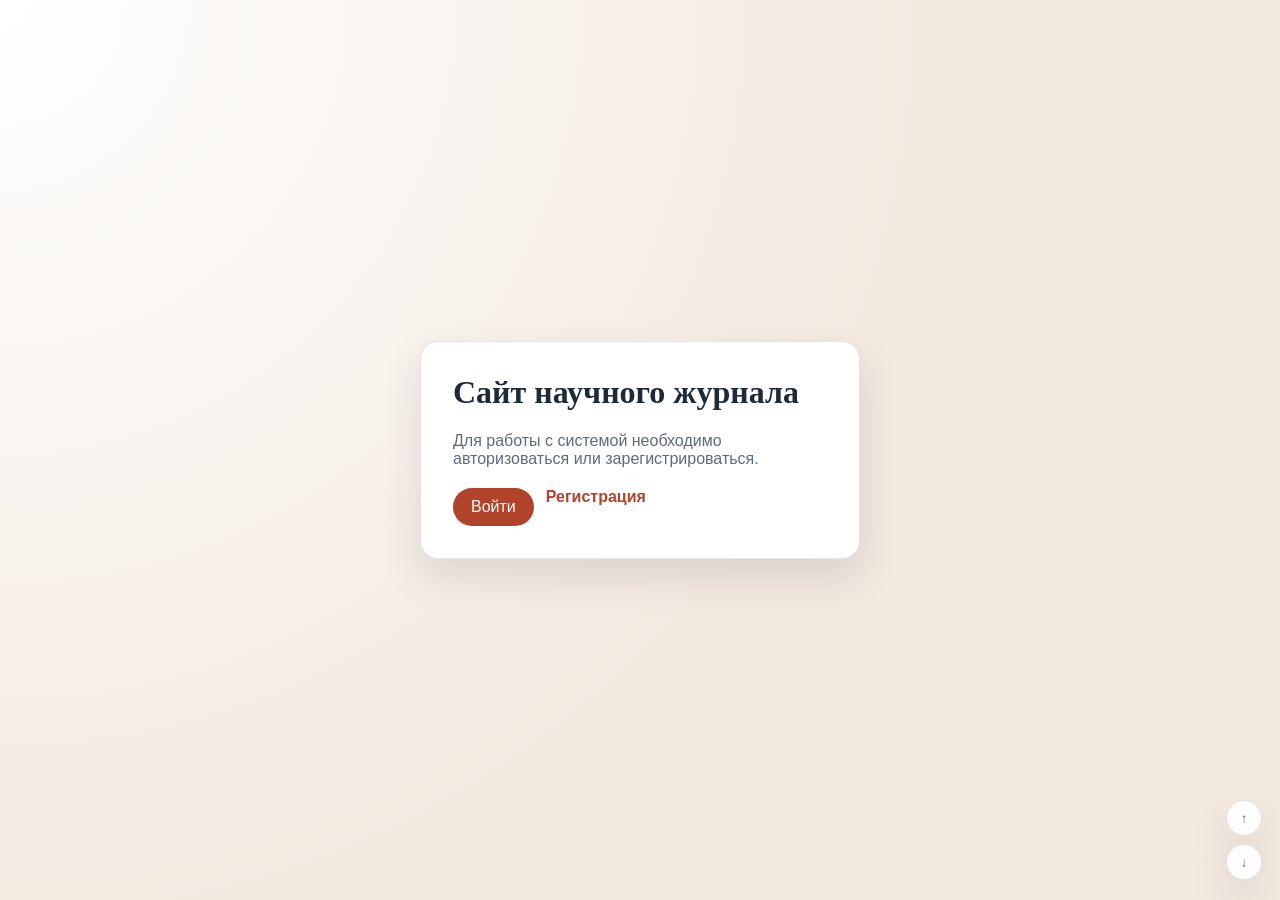
<file: static/index.html>
<!DOCTYPE html>
<html lang="ru">
  <head>
    <meta charset="UTF-8" />
    <meta name="viewport" content="width=device-width, initial-scale=1" />
    <title>Научный журнал • Вход</title>
    <link rel="stylesheet" href="/assets/css/style.css" />
    <script>
      if (document.cookie.includes("sj_session=")) {
        window.location.href = "/cgi-bin/index.pl";
      }
    </script>
  </head>
  <body class="page">
    <div class="auth-shell">
      <div class="auth-card">
        <h1>Сайт научного журнала</h1>
        <p class="muted">
          Для работы с системой необходимо авторизоваться или зарегистрироваться.
        </p>
        <div class="auth-links">
          <a class="primary-link" href="/login.html">Войти</a>
          <a class="ghost-link" href="/register.html">Регистрация</a>
        </div>
      </div>
    </div>
    <button type="button" class="scroll-btn up" onclick="scrollToTop()" aria-label="Наверх">↑</button>
    <button type="button" class="scroll-btn down" onclick="scrollToBottom()" aria-label="Вниз">↓</button>
    <script>
      function scrollToTop() {
        window.scrollTo({ top: 0, behavior: "smooth" });
      }
      function scrollToBottom() {
        window.scrollTo({ top: document.body.scrollHeight, behavior: "smooth" });
      }
    </script>
  </body>
</html>
</file>
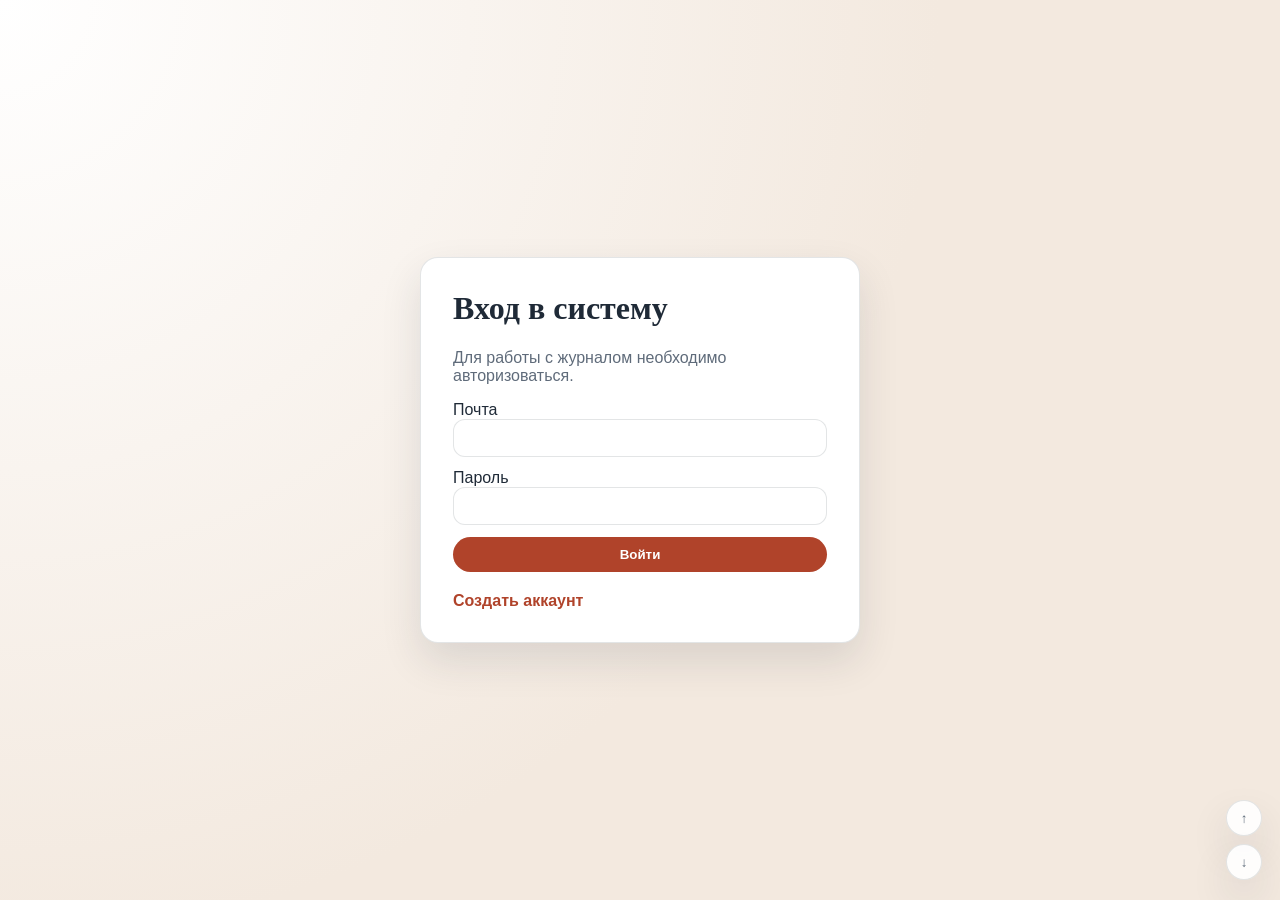
<file: static/login.html>
<!DOCTYPE html>
<html lang="ru">
  <head>
    <meta charset="UTF-8" />
    <meta name="viewport" content="width=device-width, initial-scale=1" />
    <title>Вход • Научный журнал</title>
    <link rel="stylesheet" href="/assets/css/style.css" />
    <script>
      if (document.cookie.includes("sj_session=")) {
        window.location.href = "/cgi-bin/index.pl";
      }
    </script>
  </head>
  <body class="page">
    <div class="auth-shell">
      <div class="auth-card">
        <h1>Вход в систему</h1>
        <p class="muted">Для работы с журналом необходимо авторизоваться.</p>
        <form method="post" action="/cgi-bin/login.pl">
          <label>Почта
            <input type="text" name="email" required />
          </label>
          <label>Пароль
            <input type="password" name="password" required />
          </label>
          <button class="primary-btn" type="submit">Войти</button>
        </form>
        <div class="auth-links">
          <a class="ghost-link" href="/register.html">Создать аккаунт</a>
        </div>
      </div>
    </div>
    <button type="button" class="scroll-btn up" onclick="scrollToTop()" aria-label="Наверх">↑</button>
    <button type="button" class="scroll-btn down" onclick="scrollToBottom()" aria-label="Вниз">↓</button>
    <script>
      function scrollToTop() {
        window.scrollTo({ top: 0, behavior: "smooth" });
      }
      function scrollToBottom() {
        window.scrollTo({ top: document.body.scrollHeight, behavior: "smooth" });
      }
    </script>
  </body>
</html>
</file>
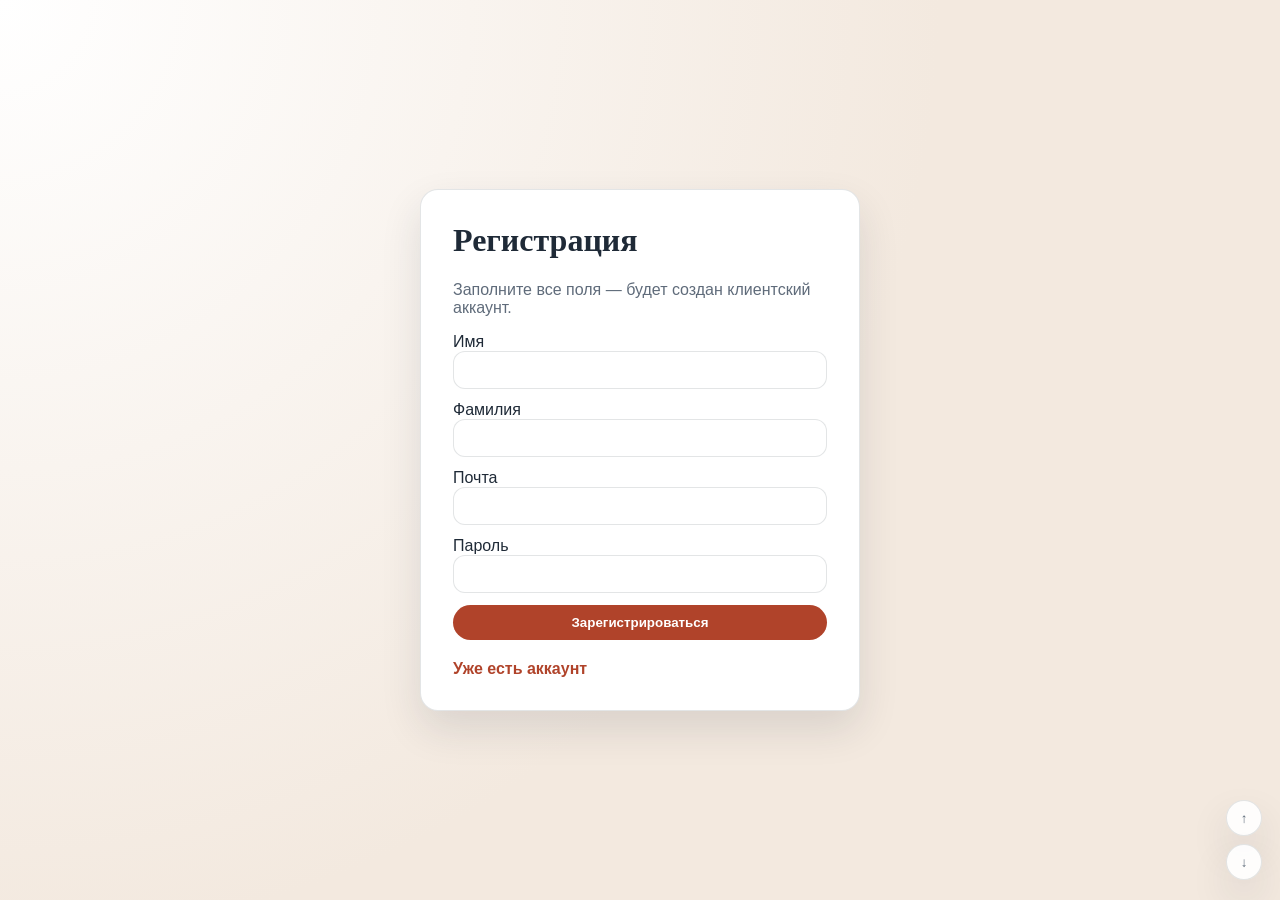
<file: static/register.html>
<!DOCTYPE html>
<html lang="ru">
  <head>
    <meta charset="UTF-8" />
    <meta name="viewport" content="width=device-width, initial-scale=1" />
    <title>Регистрация • Научный журнал</title>
    <link rel="stylesheet" href="/assets/css/style.css" />
    <script>
      if (document.cookie.includes("sj_session=")) {
        window.location.href = "/cgi-bin/index.pl";
      }
    </script>
  </head>
  <body class="page">
    <div class="auth-shell">
      <div class="auth-card">
        <h1>Регистрация</h1>
        <p class="muted">Заполните все поля — будет создан клиентский аккаунт.</p>
        <form method="post" action="/cgi-bin/register.pl">
          <label>Имя
            <input type="text" name="first_name" required />
          </label>
          <label>Фамилия
            <input type="text" name="last_name" required />
          </label>
          <label>Почта
            <input type="text" name="email" required />
          </label>
          <label>Пароль
            <input type="password" name="password" required />
          </label>
          <button class="primary-btn" type="submit">Зарегистрироваться</button>
        </form>
        <div class="auth-links">
          <a class="ghost-link" href="/login.html">Уже есть аккаунт</a>
        </div>
      </div>
    </div>
    <button type="button" class="scroll-btn up" onclick="scrollToTop()" aria-label="Наверх">↑</button>
    <button type="button" class="scroll-btn down" onclick="scrollToBottom()" aria-label="Вниз">↓</button>
    <script>
      function scrollToTop() {
        window.scrollTo({ top: 0, behavior: "smooth" });
      }
      function scrollToBottom() {
        window.scrollTo({ top: document.body.scrollHeight, behavior: "smooth" });
      }
    </script>
  </body>
</html>
</file>
<file: assets/css/style.css>
@charset "UTF-8";

:root {
  --bg: #f2efe9;
  --ink: #1f2a37;
  --muted: #5f6b7a;
  --accent: #b0432a;
  --accent-dark: #8e3420;
  --card: #ffffff;
  --border: rgba(31, 42, 55, 0.12);
  --shadow: 0 18px 40px rgba(31, 42, 55, 0.12);
  --radius: 18px;
}

* {
  box-sizing: border-box;
}

body {
  margin: 0;
  font-family: "IBM Plex Sans", "Segoe UI", sans-serif;
  color: var(--ink);
  background: radial-gradient(circle at top, #fefdfb 0%, #f2efe9 60%);
  background-image: url("/assets/images/bg.svg");
  background-size: 520px;
  background-repeat: repeat;
  min-height: 100vh;
}

.page {
  background-image: url("/assets/images/bg.svg");
  background-size: 520px;
  background-repeat: repeat;
}

.page-shell {
  max-width: 1200px;
  margin: 0 auto;
  padding: 32px 28px 40px;
}

.topbar {
  display: flex;
  align-items: center;
  justify-content: space-between;
  gap: 16px;
  padding: 16px 24px;
  background: rgba(255, 255, 255, 0.8);
  border: 1px solid var(--border);
  border-radius: var(--radius);
  box-shadow: var(--shadow);
  backdrop-filter: blur(6px);
}

.brand {
  display: flex;
  align-items: center;
  gap: 12px;
}

.brand img {
  width: 40px;
  height: 40px;
}

.brand-title {
  font-family: "Playfair Display", "Georgia", serif;
  font-size: 20px;
  letter-spacing: 0.4px;
}

.brand-subtitle {
  font-size: 13px;
  color: var(--muted);
}

.user-chip {
  display: flex;
  flex-direction: column;
  gap: 4px;
  text-align: right;
}

.user-chip span {
  font-weight: 600;
}

.user-chip em {
  font-style: normal;
  font-size: 12px;
  color: var(--muted);
}

.tabs {
  display: flex;
  flex-wrap: wrap;
  gap: 12px;
  margin: 24px 0;
}

.tab {
  padding: 10px 18px;
  border-radius: 999px;
  border: 1px solid transparent;
  text-decoration: none;
  color: var(--ink);
  background: rgba(255, 255, 255, 0.7);
}

.tab.active {
  border-color: var(--accent);
  color: var(--accent);
  background: #fff;
  font-weight: 600;
}

.content {
  display: grid;
  gap: 22px;
}

.card {
  background: var(--card);
  border-radius: var(--radius);
  box-shadow: var(--shadow);
  padding: 24px;
  border: 1px solid var(--border);
}

.card h1 {
  margin-top: 0;
  font-family: "Playfair Display", "Georgia", serif;
}

.muted {
  color: var(--muted);
}

.small {
  font-size: 12px;
}

.table-wrap {
  width: 100%;
  overflow: auto;
}

.data-table {
  width: 100%;
  border-collapse: collapse;
  min-width: 680px;
}

.data-table th,
.data-table td {
  text-align: left;
  padding: 12px 14px;
  border-bottom: 1px solid var(--border);
}

.data-table th {
  font-size: 13px;
  color: var(--muted);
  text-transform: uppercase;
  letter-spacing: 0.08em;
}

.inline-form {
  display: flex;
  gap: 8px;
  align-items: center;
}

select,
input,
textarea {
  width: 100%;
  padding: 10px 12px;
  border-radius: 12px;
  border: 1px solid var(--border);
  font-family: inherit;
  font-size: 14px;
}

textarea {
  resize: vertical;
}

.primary-btn {
  background: var(--accent);
  color: #fff;
  border: none;
  border-radius: 999px;
  padding: 10px 18px;
  font-weight: 600;
  cursor: pointer;
}

.primary-btn:hover {
  background: var(--accent-dark);
}

.ghost-btn {
  background: transparent;
  border: 1px solid var(--border);
  border-radius: 999px;
  padding: 8px 14px;
  cursor: pointer;
}

.ghost-link {
  color: var(--accent);
  text-decoration: none;
  font-weight: 600;
}

.primary-link {
  color: #fff;
  background: var(--accent);
  padding: 10px 18px;
  border-radius: 999px;
  text-decoration: none;
}

.footer {
  display: flex;
  align-items: center;
  justify-content: space-between;
  margin-top: 24px;
}

.scroll-btn {
  position: fixed;
  right: 18px;
  width: 36px;
  height: 36px;
  border-radius: 999px;
  border: 1px solid var(--border);
  background: rgba(255, 255, 255, 0.9);
  box-shadow: var(--shadow);
  display: grid;
  place-items: center;
  cursor: pointer;
  color: var(--muted);
  transition: transform 0.2s ease, opacity 0.2s ease;
  z-index: 40;
}

.scroll-btn:hover {
  transform: translateY(-2px);
  color: var(--accent);
}

.scroll-btn.down {
  bottom: 20px;
}

.scroll-btn.up {
  bottom: 64px;
}

.icon-btn {
  display: inline-flex;
  align-items: center;
  gap: 8px;
  border: none;
  background: rgba(255, 255, 255, 0.9);
  border-radius: 999px;
  padding: 8px 14px;
  cursor: pointer;
}

.icon-btn img {
  width: 18px;
  height: 18px;
}

.issue-card,
.order-card {
  background: rgba(255, 255, 255, 0.95);
  border: 1px solid var(--border);
  border-radius: var(--radius);
  padding: 20px;
  margin-top: 16px;
}

.issue-header,
.order-header {
  display: flex;
  align-items: flex-start;
  justify-content: space-between;
  gap: 16px;
}

.issue-meta,
.order-status {
  text-align: right;
}

.price {
  font-size: 18px;
  font-weight: 600;
}

.article-list {
  margin-top: 16px;
  display: grid;
  gap: 12px;
}

.article-item {
  padding: 14px;
  border-radius: 14px;
  border: 1px solid var(--border);
  background: #fbfaf8;
}

.article-content {
  white-space: normal;
  word-break: break-word;
}

.article-details {
  margin-top: 8px;
  border-radius: 12px;
  border: 1px dashed rgba(31, 42, 55, 0.15);
  padding: 8px 12px;
  background: rgba(255, 255, 255, 0.8);
}

.article-details summary {
  cursor: pointer;
  font-weight: 600;
  color: var(--accent);
}

.badge {
  display: inline-block;
  margin-top: 8px;
  padding: 4px 10px;
  border-radius: 999px;
  background: rgba(176, 67, 42, 0.12);
  color: var(--accent);
  font-size: 12px;
}

.list {
  margin: 12px 0;
  padding-left: 18px;
}

.divider {
  border-top: 1px solid var(--border);
  margin: 16px 0;
}

.summary {
  display: flex;
  align-items: center;
  justify-content: space-between;
  margin-top: 16px;
}

.summary-total {
  font-weight: 600;
  font-size: 18px;
}

.panel {
  background: #fff7f4;
  border-radius: var(--radius);
  padding: 20px;
  border: 1px solid rgba(176, 67, 42, 0.2);
  display: grid;
  gap: 12px;
}

.panel label {
  display: grid;
  gap: 6px;
  font-size: 14px;
}

.form-grid {
  margin-bottom: 20px;
}

.auth-shell {
  min-height: 100vh;
  display: flex;
  align-items: center;
  justify-content: center;
  padding: 40px 20px;
  background: radial-gradient(circle at top left, #fff 0%, #f3e9df 60%);
}

.auth-card {
  width: min(440px, 100%);
  background: white;
  border-radius: var(--radius);
  padding: 32px;
  box-shadow: var(--shadow);
  border: 1px solid var(--border);
}

.auth-card h1 {
  margin-top: 0;
  font-family: "Playfair Display", "Georgia", serif;
}

.auth-card form {
  display: grid;
  gap: 12px;
}

.auth-links {
  display: flex;
  gap: 12px;
  margin-top: 20px;
}

@media (max-width: 900px) {
  .topbar {
    flex-direction: column;
    align-items: flex-start;
  }

  .tabs {
    gap: 8px;
  }

  .issue-header,
  .order-header {
    flex-direction: column;
    align-items: flex-start;
  }
}
</file>
